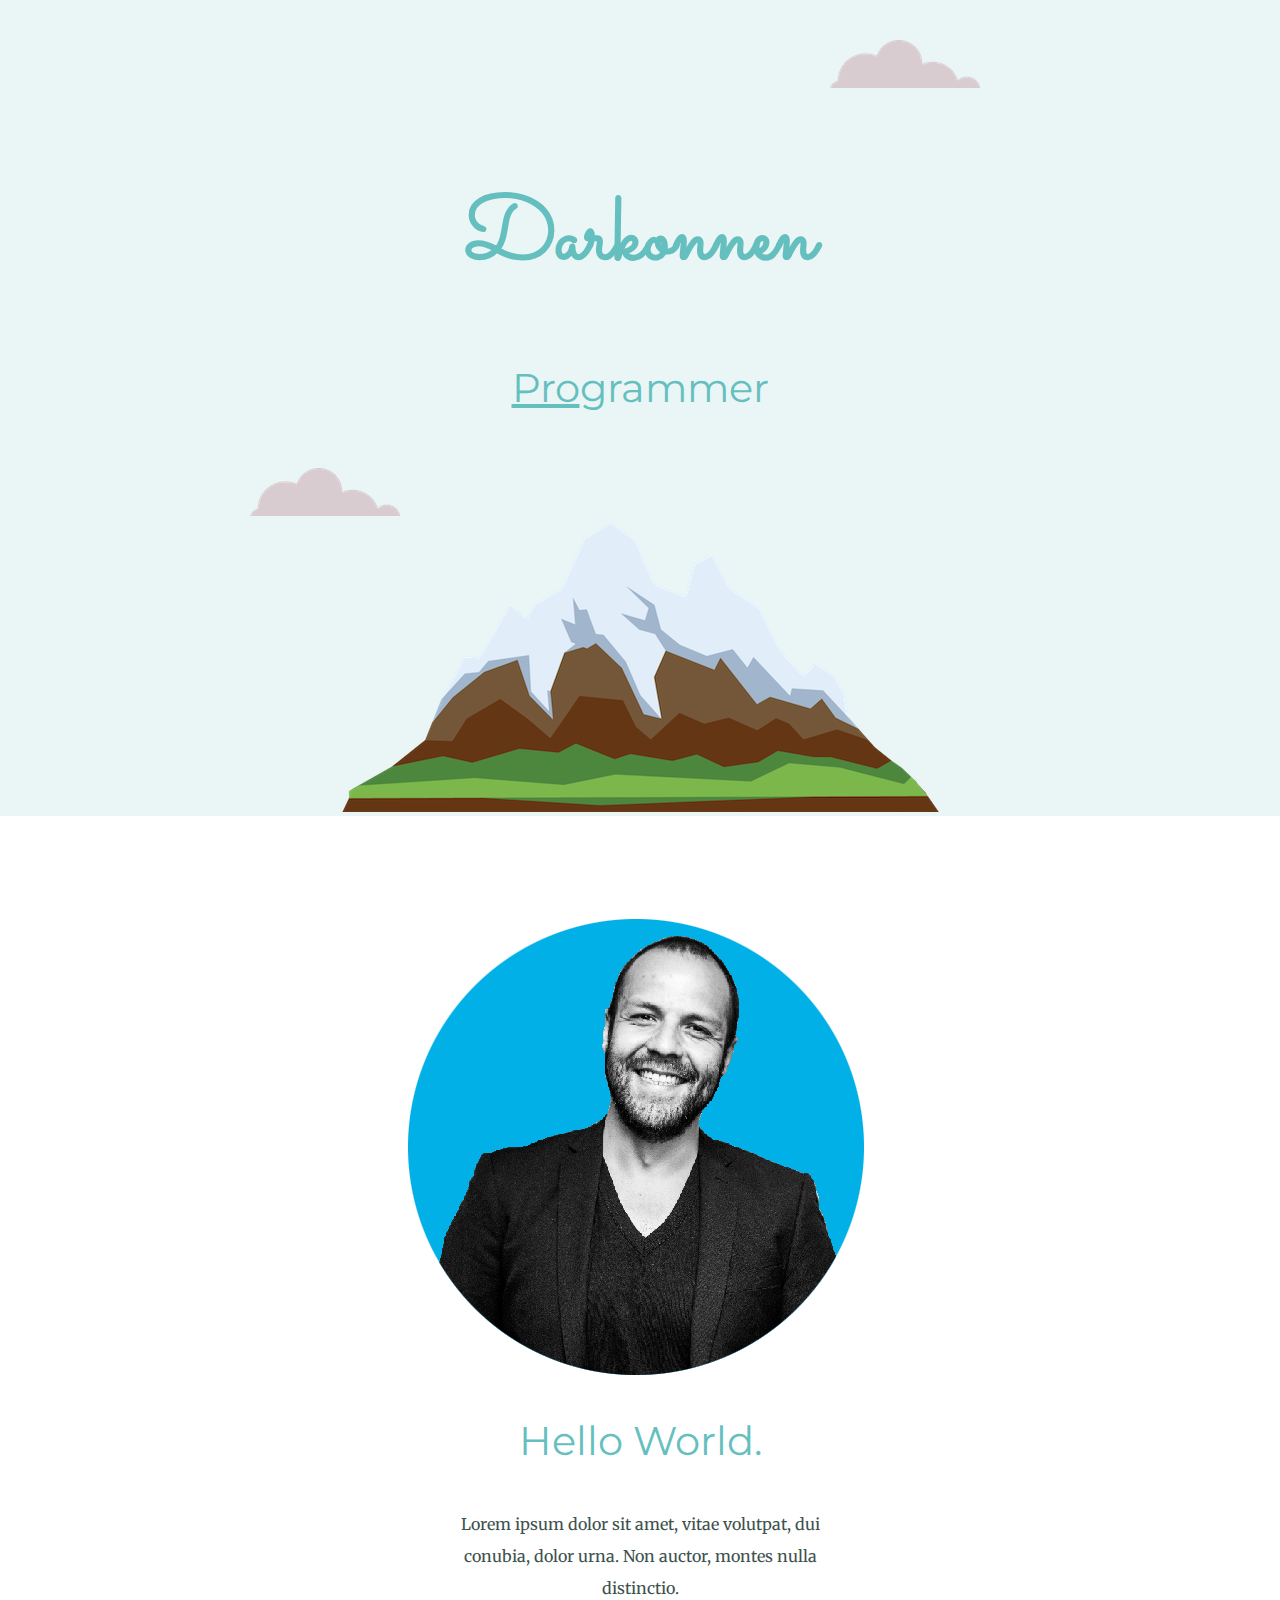
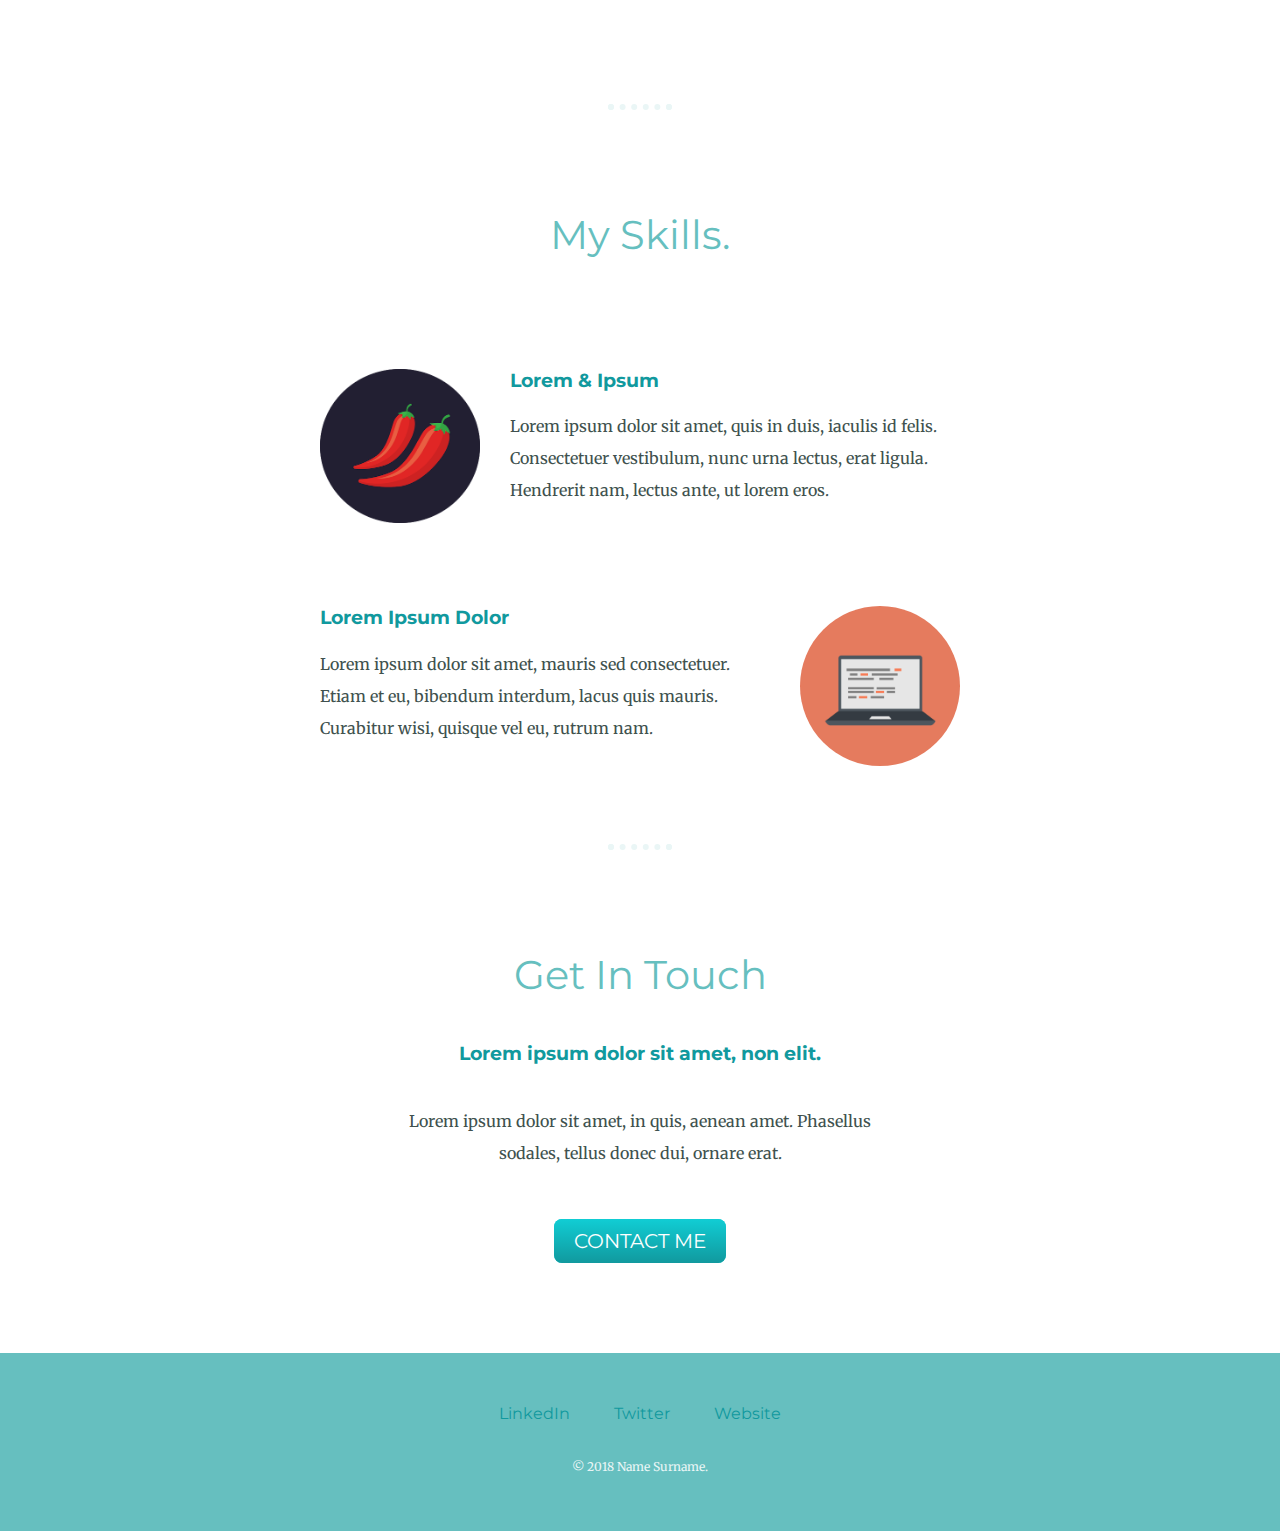
<file: index.html>
<!DOCTYPE html>
<html lang="en" dir="ltr">
  <head>
    <meta charset="utf-8">
    <title></title>
    <link rel="stylesheet" href="css/styles3.css">
    <link href="https://fonts.googleapis.com/css?family=Merriweather|Montserrat|Sacramento" rel="stylesheet">
    <link rel="icon" href="favicon.ico">
  </head>
  <body>
<div class="top-container">
  <img class="top-cloud" src="images/cloud.png" alt="cloud-img">
<h1>Darkonnen</h1>
<h2><span><u>Pro</u></span>grammer</h2>
<img class="bottom-cloud"src="images/cloud.png" alt="cloud image">
<img src="images/mountain.png" alt="mountain image">
</div>
<div class="middle-container">
  <div class="profile">
    <img src="images/Adel.png" alt="Adel Cabrera Profile Photo">
    <h2>Hello World.</h2>
    <p class="intro">Lorem ipsum dolor sit amet, vitae volutpat, dui conubia, dolor urna. Non auctor, montes nulla distinctio.</p>
  </div>
  <hr>
  <div class="skills">
    <h2>My Skills.</h2>
    <div class="skill-row">
      <img class="chilli" src="images/chillies.png" alt="">
      <h3>Lorem & Ipsum</h3>
      <p class="skill-descript">Lorem ipsum dolor sit amet, quis in duis, iaculis id felis. Consectetuer vestibulum, nunc urna lectus, erat ligula. Hendrerit nam, lectus ante, ut lorem eros.</p>
    </div>
    <div class="skill-row">
      <img class="pc" src="images/computer.png" alt="">
      <h3>Lorem Ipsum Dolor</h3>
      <p>Lorem ipsum dolor sit amet, mauris sed consectetuer. Etiam et eu, bibendum interdum, lacus quis mauris. Curabitur wisi, quisque vel eu, rutrum nam.</p>
    </div>
  </div>
  <hr>
  <div class="contact-me">
    <h2>Get In Touch</h2>
    <h3>Lorem ipsum dolor sit amet, non elit.</h3>
    <p class="contact-message">Lorem ipsum dolor sit amet, in quis, aenean amet. Phasellus sodales, tellus donec dui, ornare erat.</p>
    <a class="btn" href="mailto:name@email.com">CONTACT ME</a>
  </div>
</div>


<div class="bottom-container">
  <a class="footer-link" href="https://www.linkedin.com/">LinkedIn</a>
  <a class="footer-link" href="https://twitter.com/">Twitter</a>
  <a class="footer-link" href="https://www.appbrewery.co/">Website</a>
  <p class="copyright">© 2018 Name Surname.</p>
</div>
  </body>
</html>
</file>
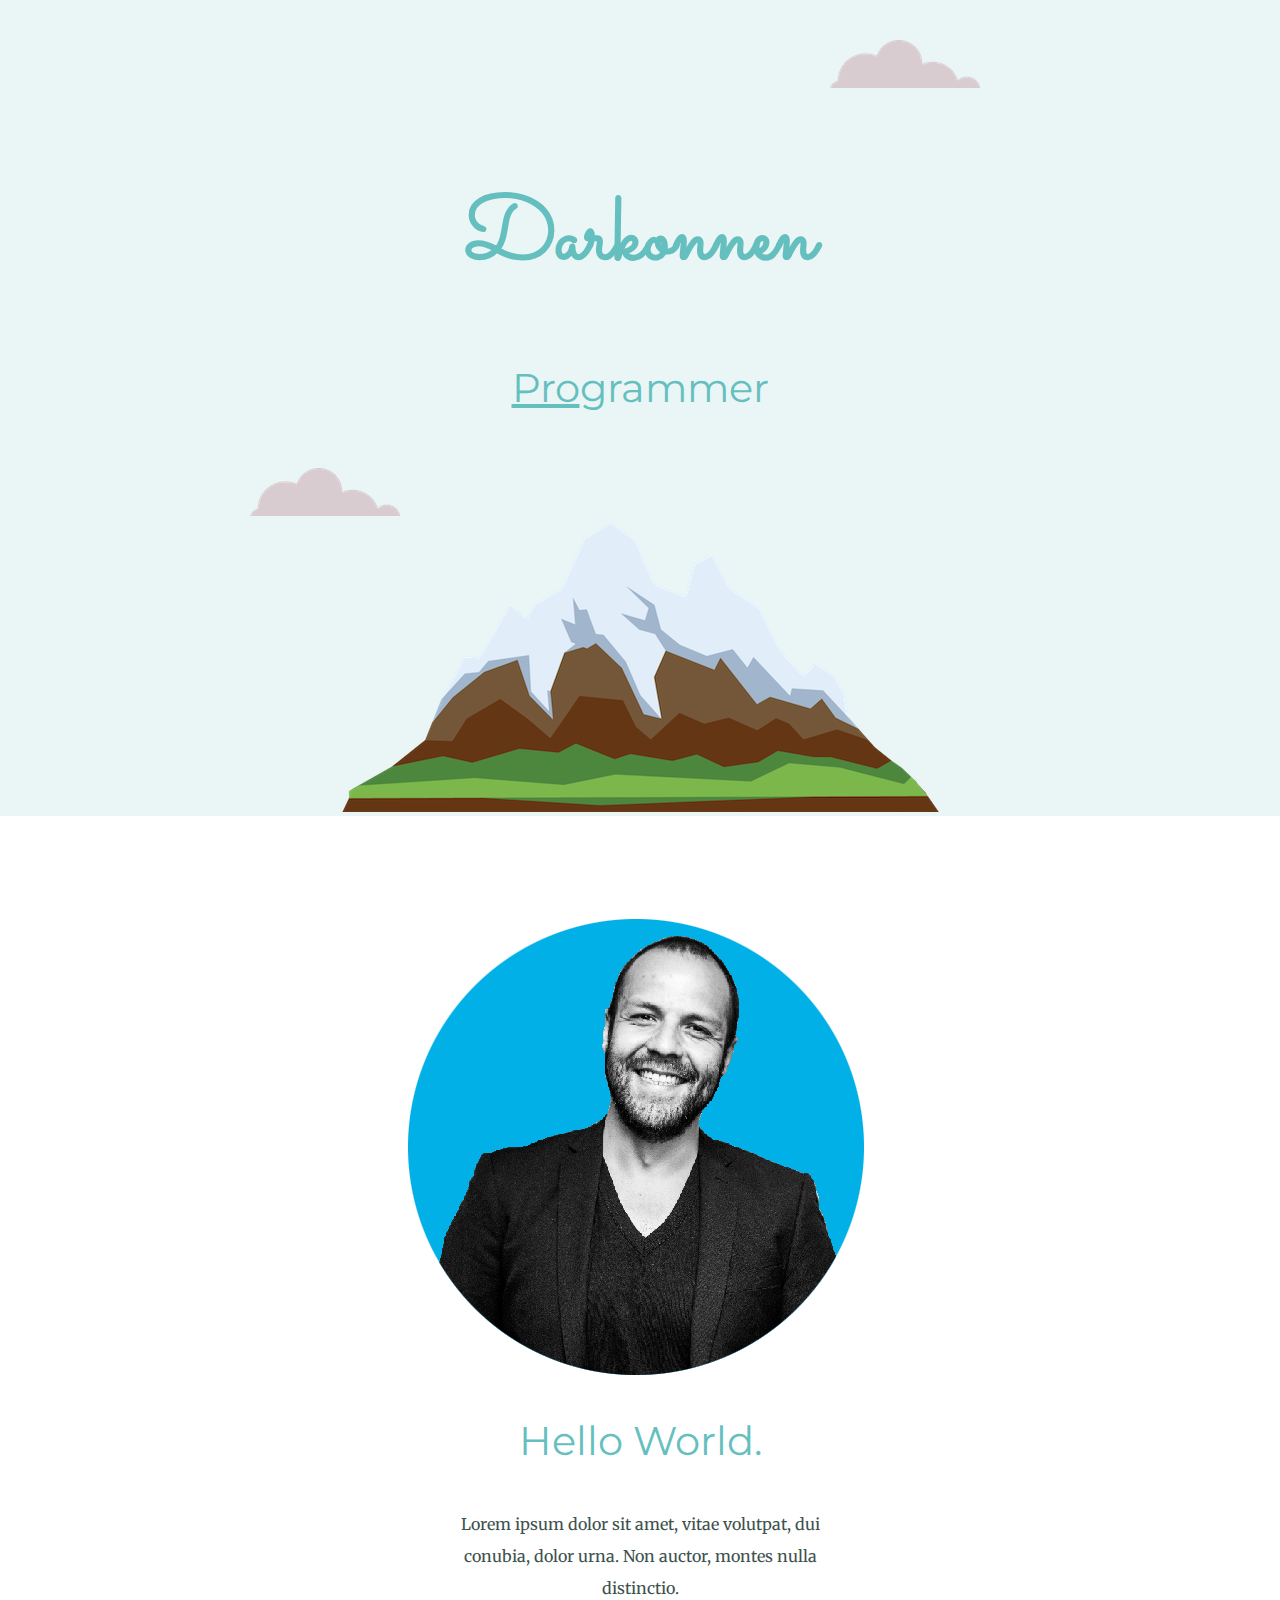
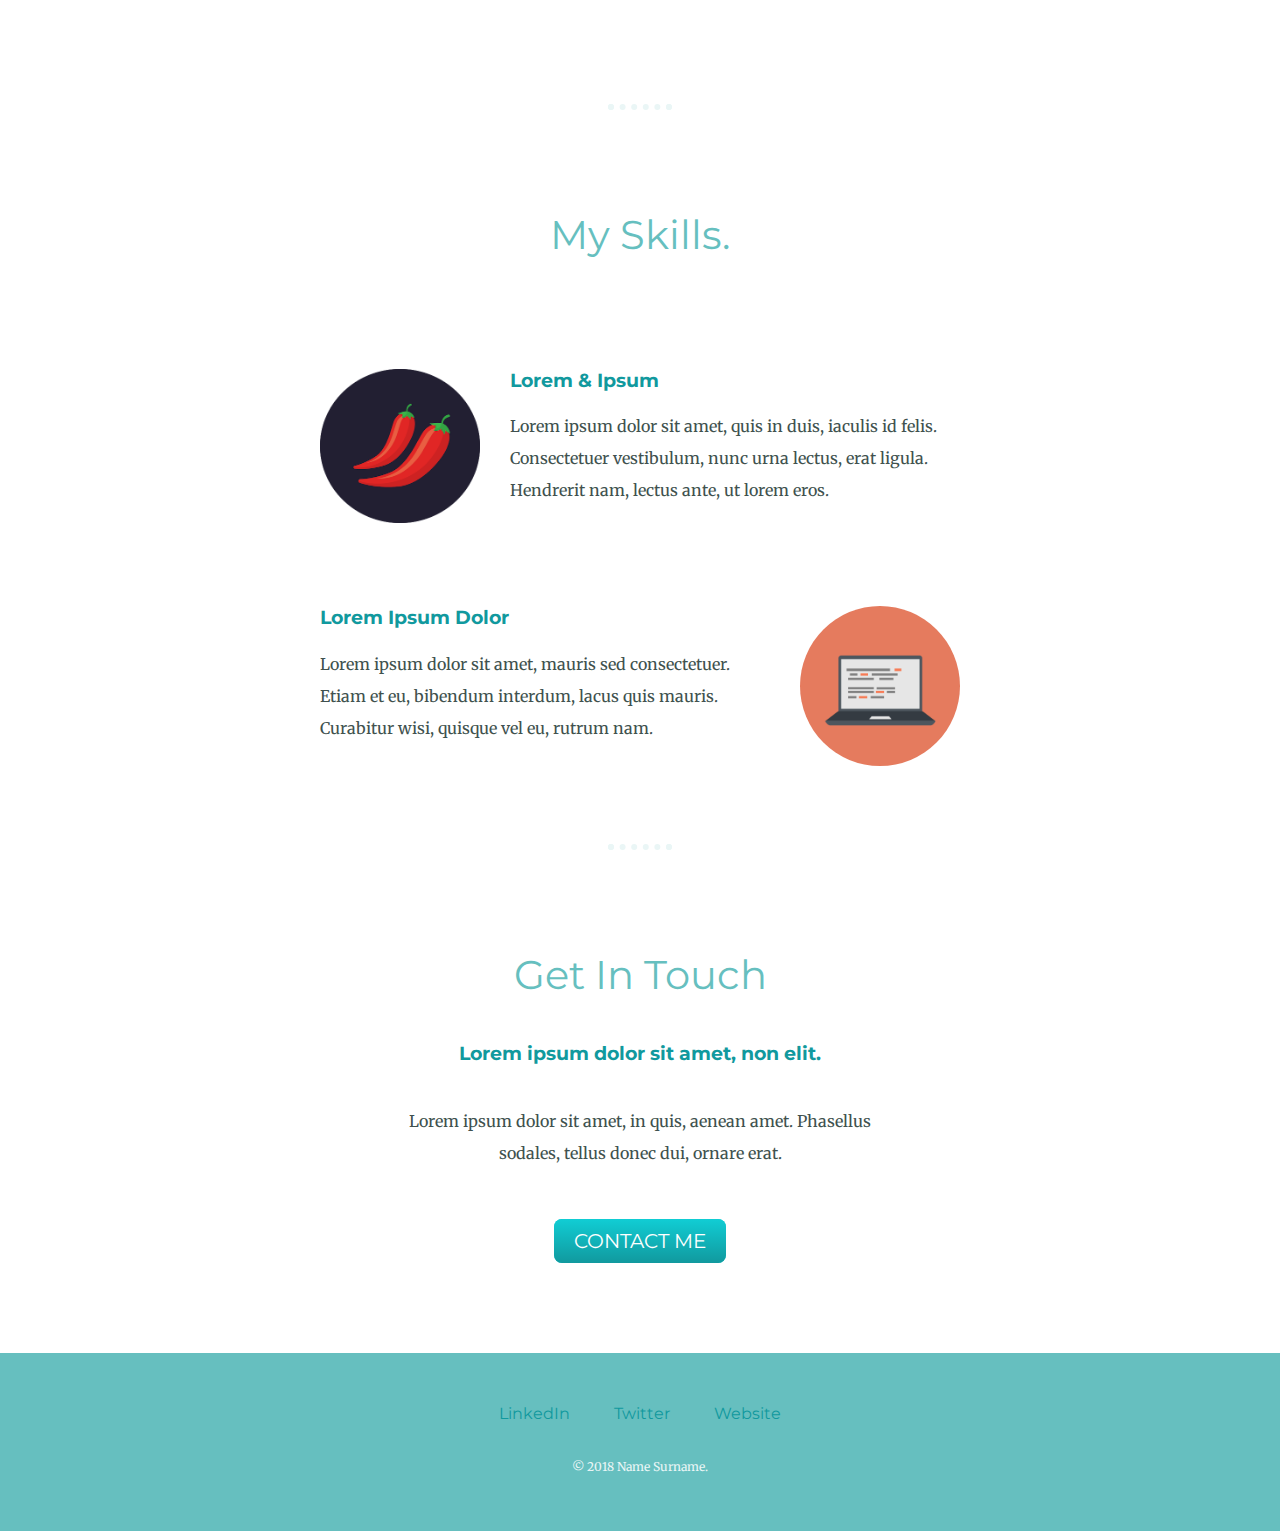
<file: index2.html>
<!DOCTYPE html>
<html lang="en" dir="ltr">
  <head>
    <meta charset="utf-8">
    <title></title>
    <link rel="stylesheet" href="/css/styles3.css">
    <link href="https://fonts.googleapis.com/css?family=Merriweather|Montserrat|Sacramento" rel="stylesheet">
    <link rel="icon" href="favicon.ico">
  </head>
  <body>
<div class="top-container">
  <img class="top-cloud" src="images/cloud.png" alt="cloud-img">
<h1>Darkonnen</h1>
<h2><span><u>Pro</u></span>grammer</h2>
<img class="bottom-cloud"src="images/cloud.png" alt="cloud image">
<img src="images/mountain.png" alt="mountain image">
</div>
<div class="middle-container">
  <div class="profile">
    <img src="images/Adel.png" alt="Adel Cabrera Profile Photo">
    <h2>Hello World.</h2>
    <p class="intro">Lorem ipsum dolor sit amet, vitae volutpat, dui conubia, dolor urna. Non auctor, montes nulla distinctio.</p>
  </div>
  <hr>
  <div class="skills">
    <h2>My Skills.</h2>
    <div class="skill-row">
      <img class="chilli" src="images/chillies.png" alt="">
      <h3>Lorem & Ipsum</h3>
      <p class="skill-descript">Lorem ipsum dolor sit amet, quis in duis, iaculis id felis. Consectetuer vestibulum, nunc urna lectus, erat ligula. Hendrerit nam, lectus ante, ut lorem eros.</p>
    </div>
    <div class="skill-row">
      <img class="pc" src="images/computer.png" alt="">
      <h3>Lorem Ipsum Dolor</h3>
      <p>Lorem ipsum dolor sit amet, mauris sed consectetuer. Etiam et eu, bibendum interdum, lacus quis mauris. Curabitur wisi, quisque vel eu, rutrum nam.</p>
    </div>
  </div>
  <hr>
  <div class="contact-me">
    <h2>Get In Touch</h2>
    <h3>Lorem ipsum dolor sit amet, non elit.</h3>
    <p class="contact-message">Lorem ipsum dolor sit amet, in quis, aenean amet. Phasellus sodales, tellus donec dui, ornare erat.</p>
    <a class="btn" href="mailto:name@email.com">CONTACT ME</a>
  </div>
</div>


<div class="bottom-container">
  <a class="footer-link" href="https://www.linkedin.com/">LinkedIn</a>
  <a class="footer-link" href="https://twitter.com/">Twitter</a>
  <a class="footer-link" href="https://www.appbrewery.co/">Website</a>
  <p class="copyright">© 2018 Name Surname.</p>
</div>
  </body>
</html>
</file>
<file: css/styles3.css>
body {
  color: #40514E;
  margin: 0;
  text-align: center;
  font-family: "Merriweather", serif;
}

h1 {
  color: #66BFBF;
  margin: 50px auto 0 auto;
  font-family: "Sacramento", serif;
  font-size: 5.625rem;
  line-height: 2;

}

h2 {
  color: #66BFBF;
  font-family: "Montserrat", sans-serif;
  font-size: 2.5rem;
  font-weight: normal;
  padding-bottom: 10px;

}


h3 {
  color: #11999E;
font-family: "Montserrat", sans-serif;

}

p{
  line-height: 2;
}

hr {
  border: dotted #EAF6F6 6px;
  border-bottom: none;
  margin: 100px auto;
  width: 4%;
}

a {
  color: #11999E;
  font-family: "Montserrat", sans-serif;
  margin: 10px 20px;
  text-decoration: none;
}

a:hover {
  color: #EAF6F6;
}

.top-container {
  background-color: #EAF6F6;
  position: relative;
  padding-top: 100px;

}

.middle-container {
margin: 100px 0;
}

.bottom-container {
  background-color: #66BFBF;
  padding: 50px 0 20px;

}

.contact-message {
  margin: 40px auto 60px;
  width: 40%;
}

.top-cloud {
  position: absolute;
  right: 300px;
  top: 40px;
}

.bottom-cloud {
  position: absolute;
  left: 250px;
  bottom: 300px;
}

.chilli{
  width:25%;
  float:left;
  margin-right: 30px;
}

.pc {
  border-radius: 50%;
  width:25%;
  float:right;
  margin-left: 30px;

}

.intro {
  margin: auto;
  width: 30%;
}

/*
.skill-descript {
  clear:left;
}
*/
.skill-row {
  margin: 100px auto;
  width: 50%;
  text-align: left;
}

.btn {
  background: #11cdd4;
  background-image: -webkit-linear-gradient(top, #11cdd4, #11999e);
  background-image: -moz-linear-gradient(top, #11cdd4, #11999e);
  background-image: -ms-linear-gradient(top, #11cdd4, #11999e);
  background-image: -o-linear-gradient(top, #11cdd4, #11999e);
  background-image: linear-gradient(to bottom, #11cdd4, #11999e);
  -webkit-border-radius: 8;
  -moz-border-radius: 8;
  border-radius: 8px;
  font-family: "Montserrat", sans-serif;
  color: #ffffff;
  font-size: 20px;
  padding: 10px 20px 10px 20px;
  text-decoration: none;
}

.btn:hover {
  background: #30e3cb;
  background-image: -webkit-linear-gradient(top, #30e3cb, #2bc4ed);
  background-image: -moz-linear-gradient(top, #30e3cb, #2bc4ed);
  background-image: -ms-linear-gradient(top, #30e3cb, #2bc4ed);
  background-image: -o-linear-gradient(top, #30e3cb, #2bc4ed);
  background-image: linear-gradient(to bottom, #30e3cb, #2bc4ed);
  text-decoration: none;
}

.copyright{
  color: #EAF6F6;
  font-size: 0.75rem;
  padding: 20px 0;
}
</file>
